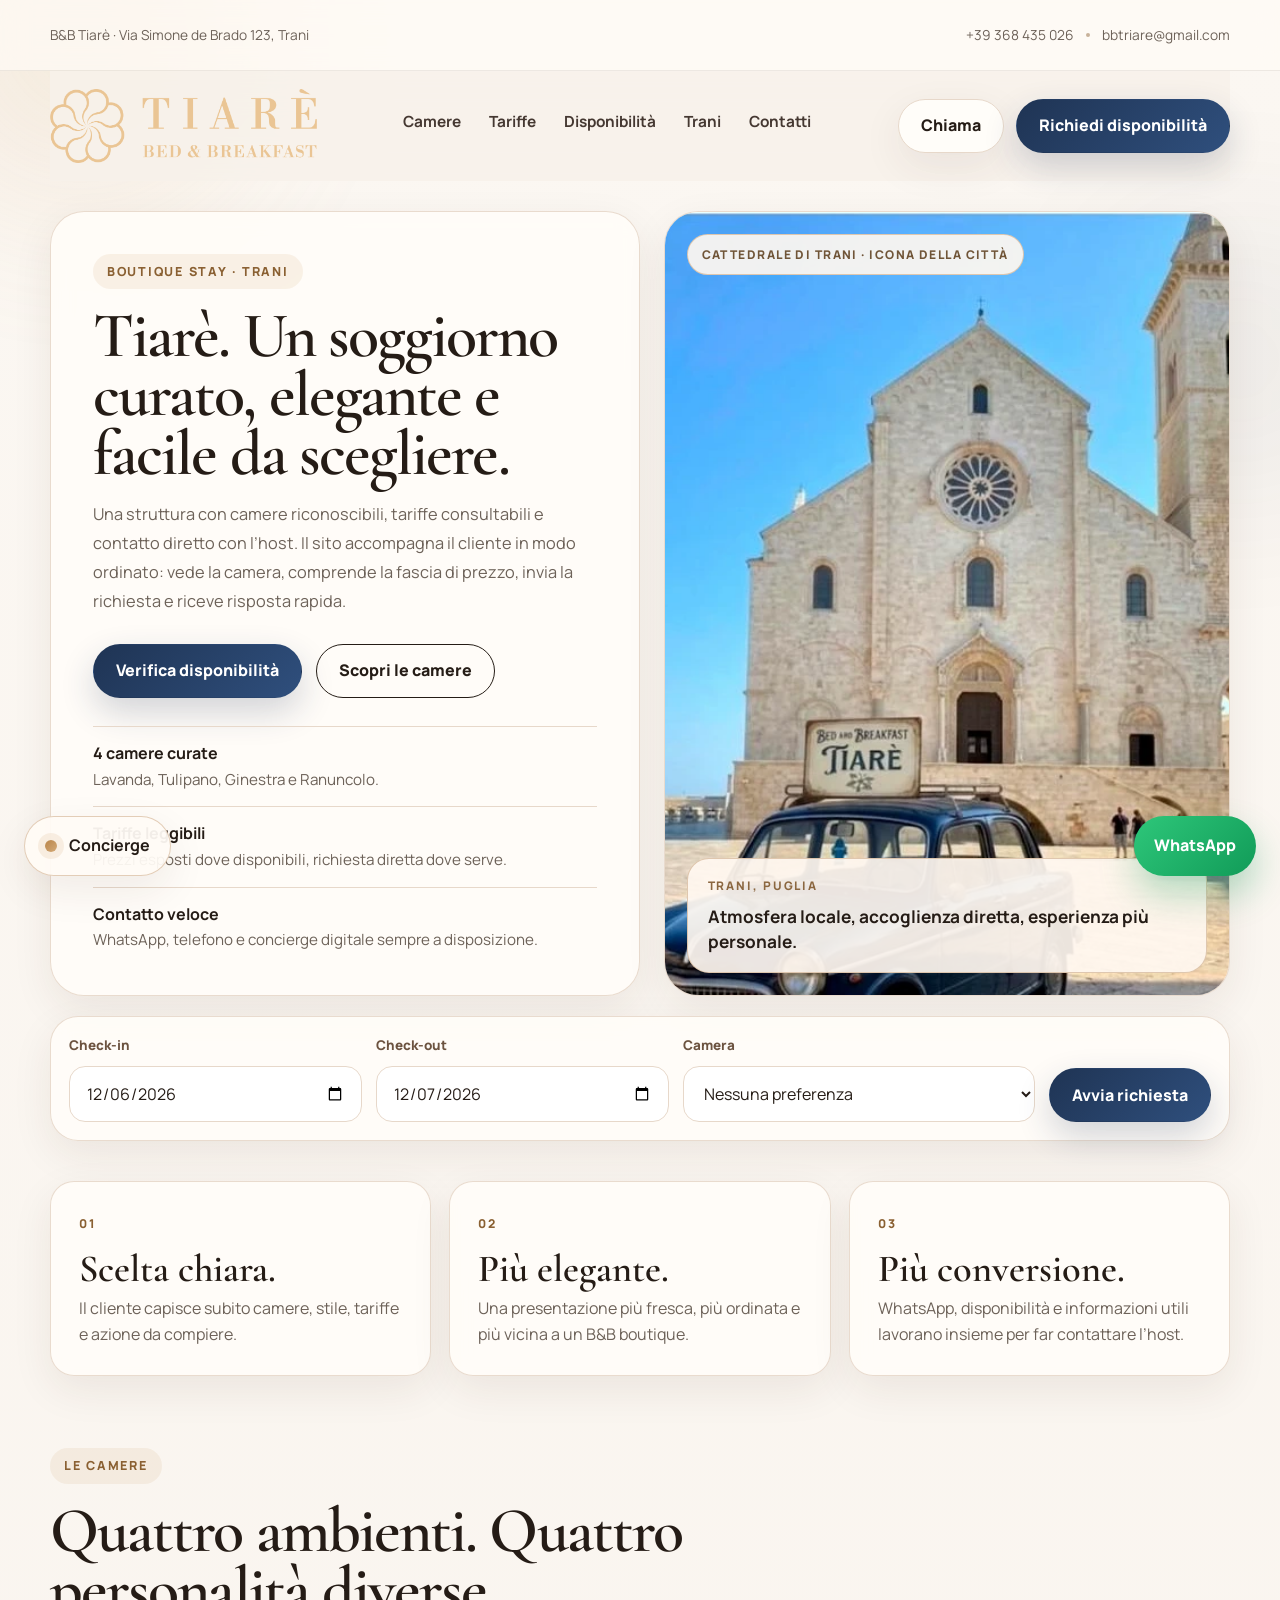
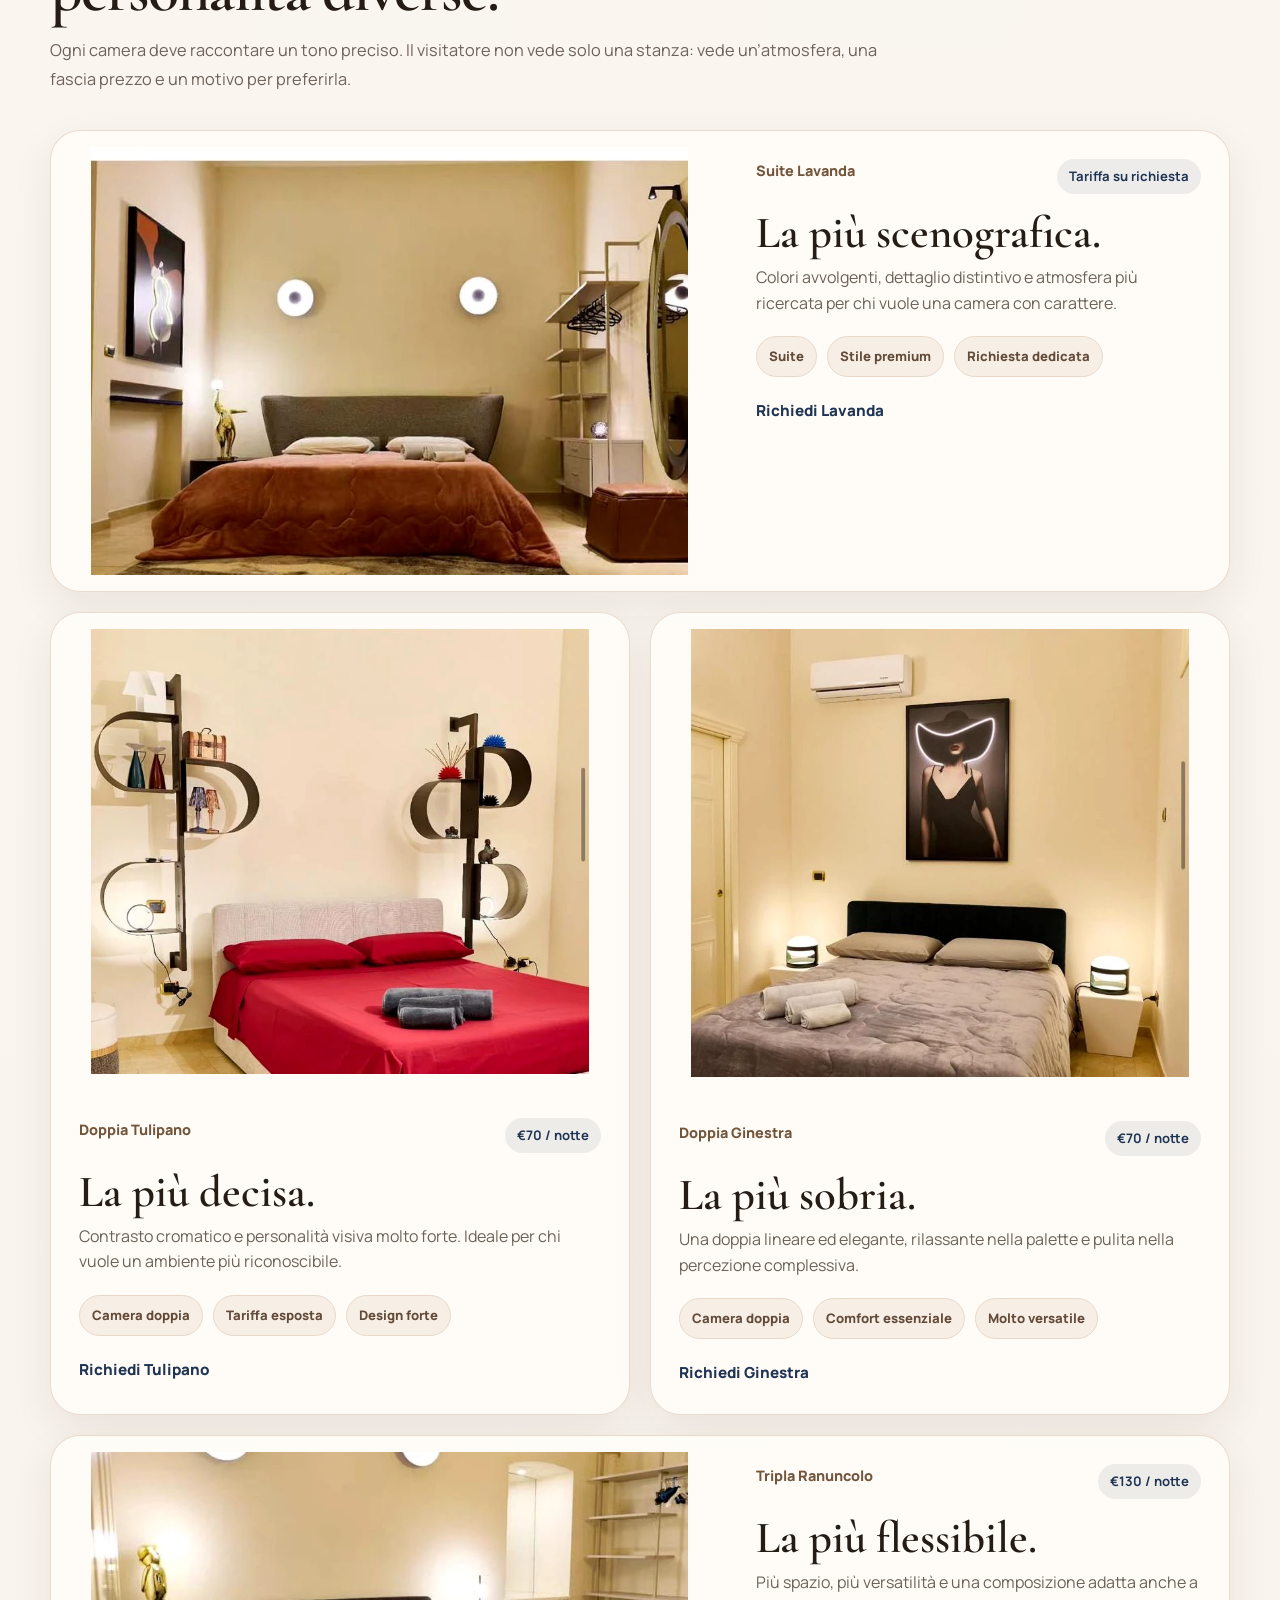
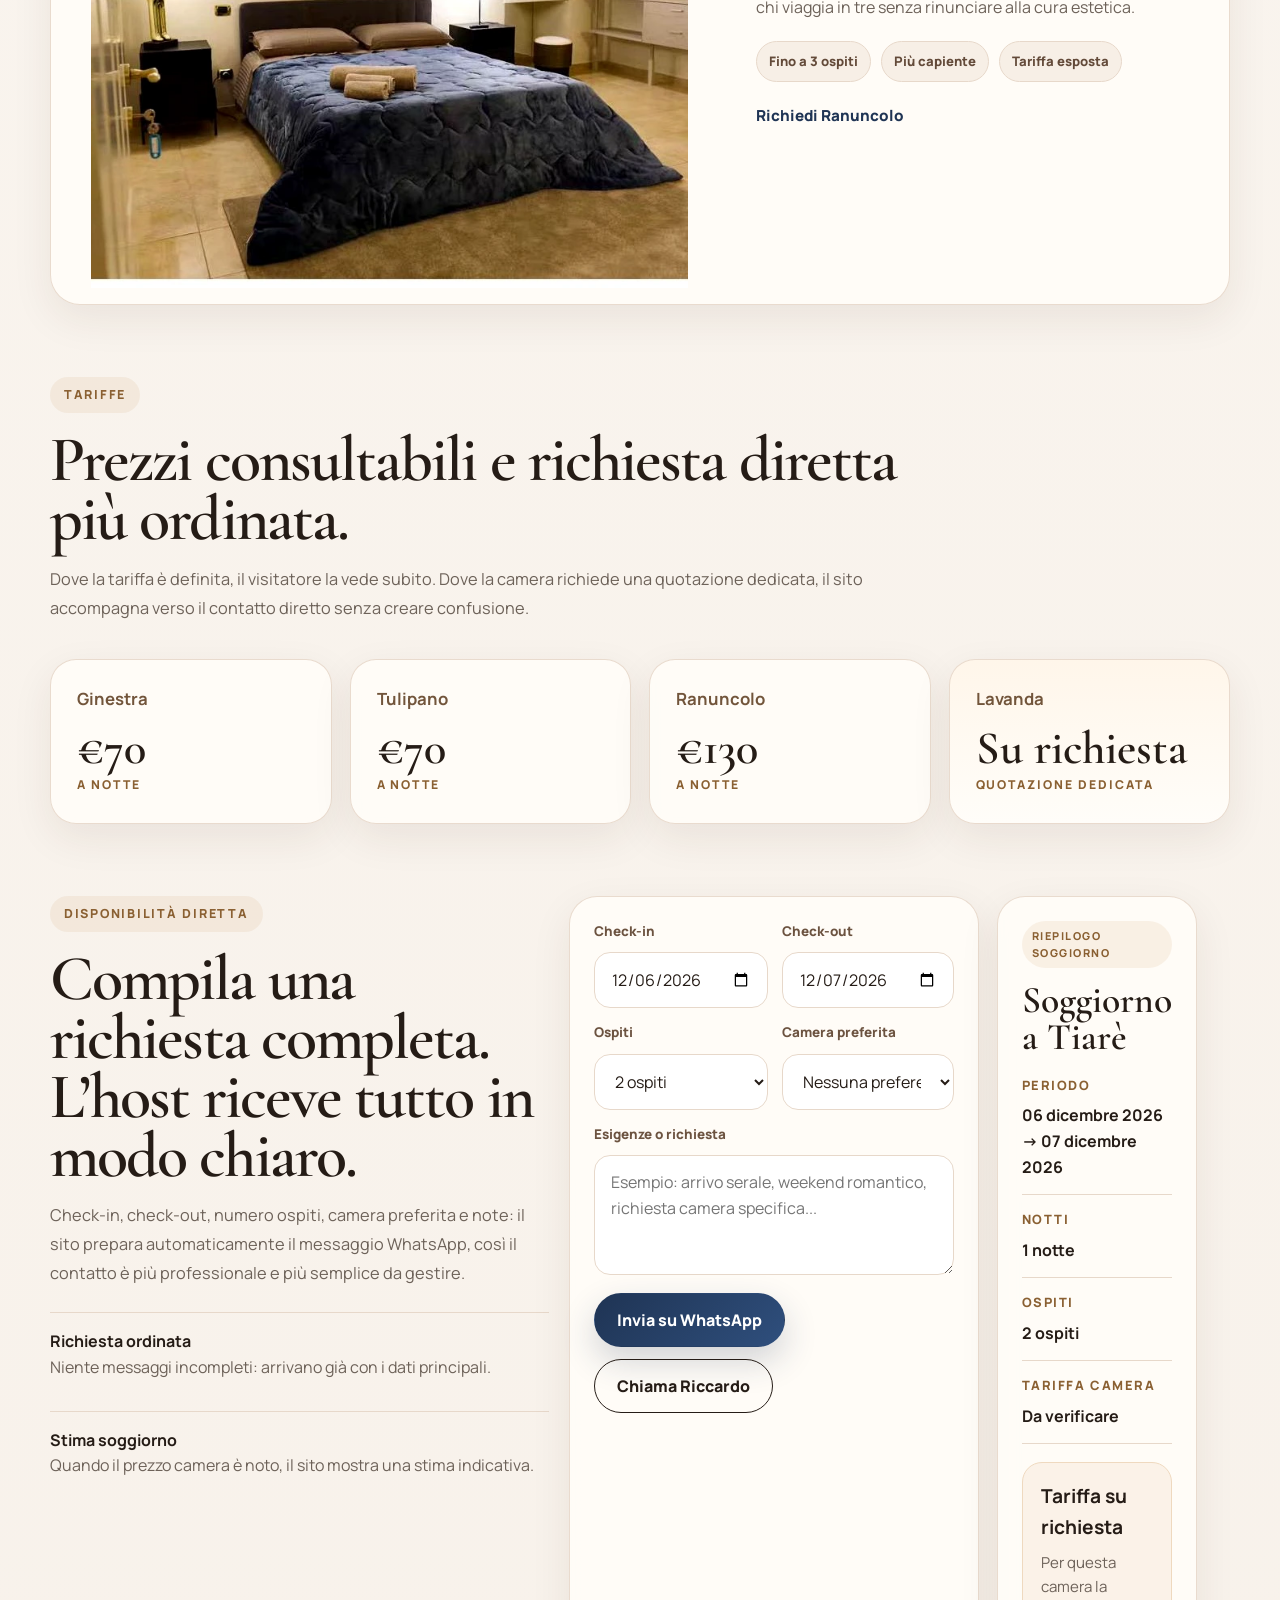
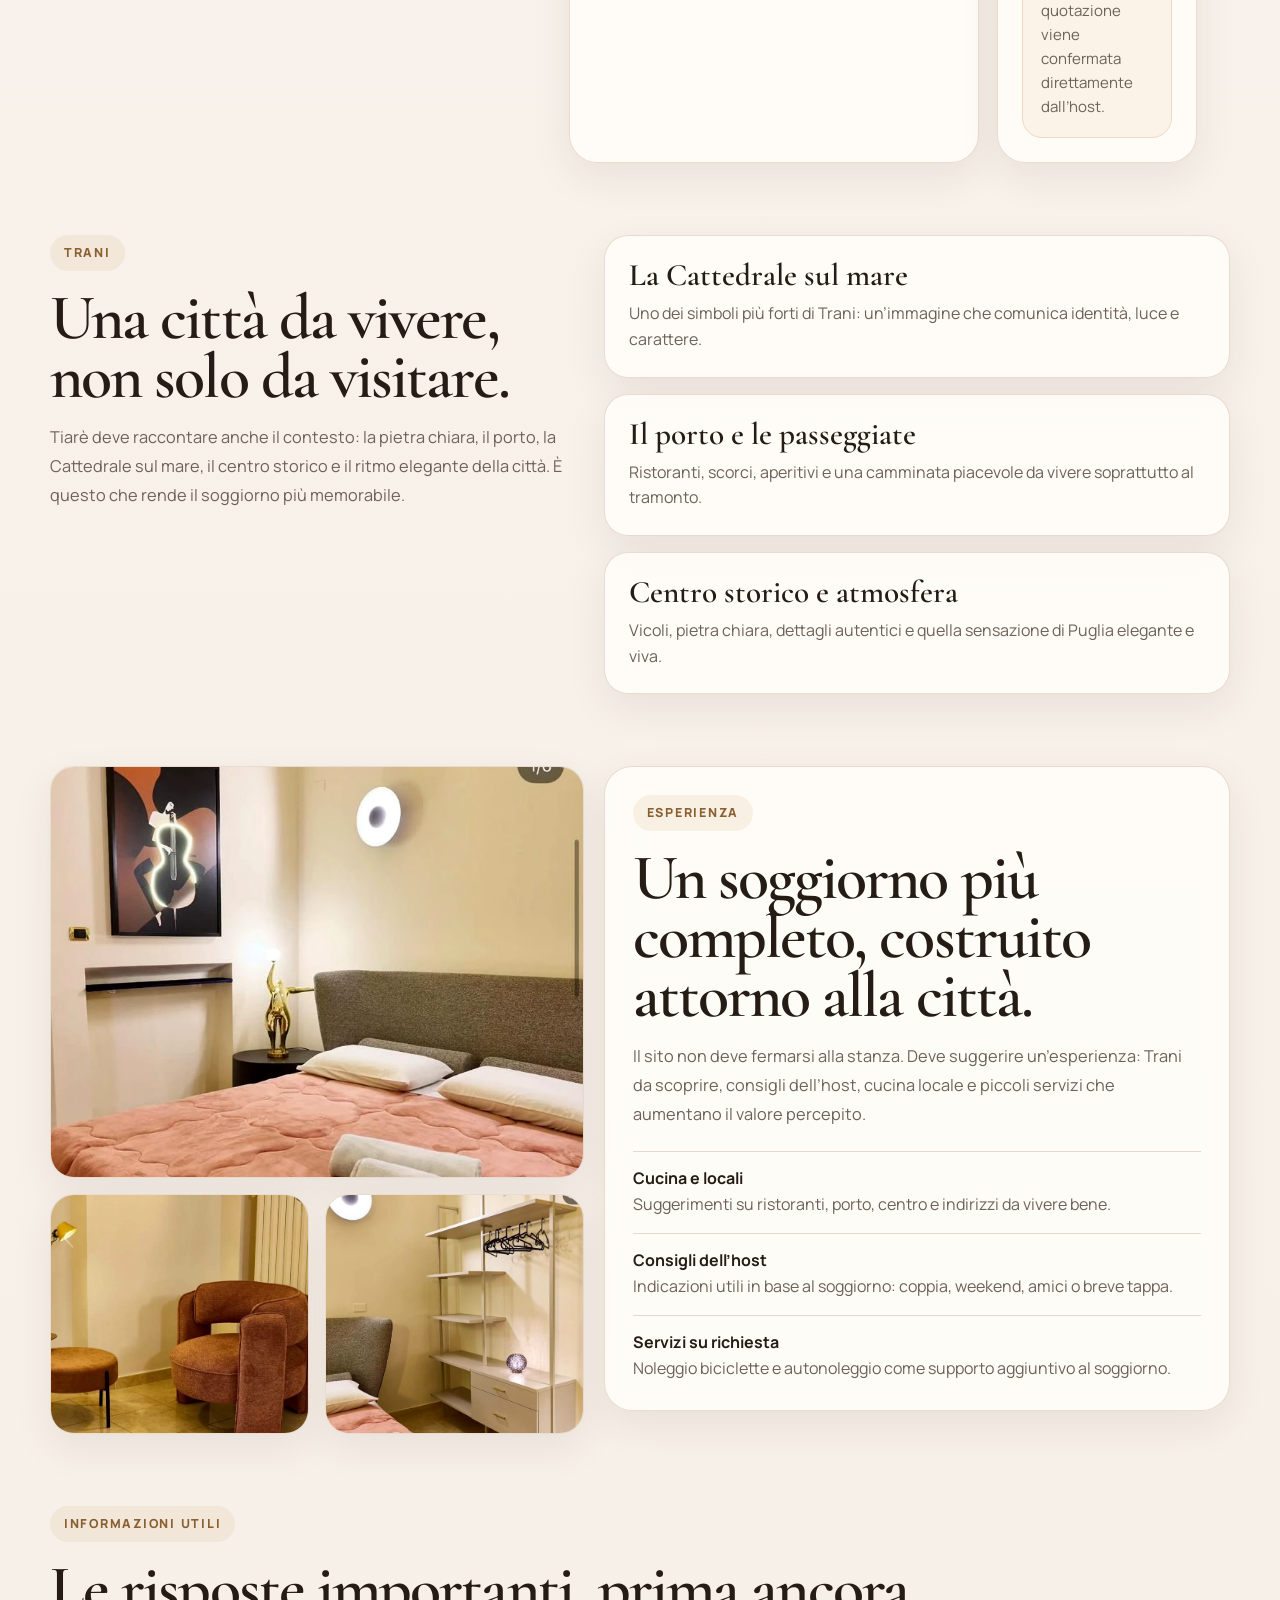
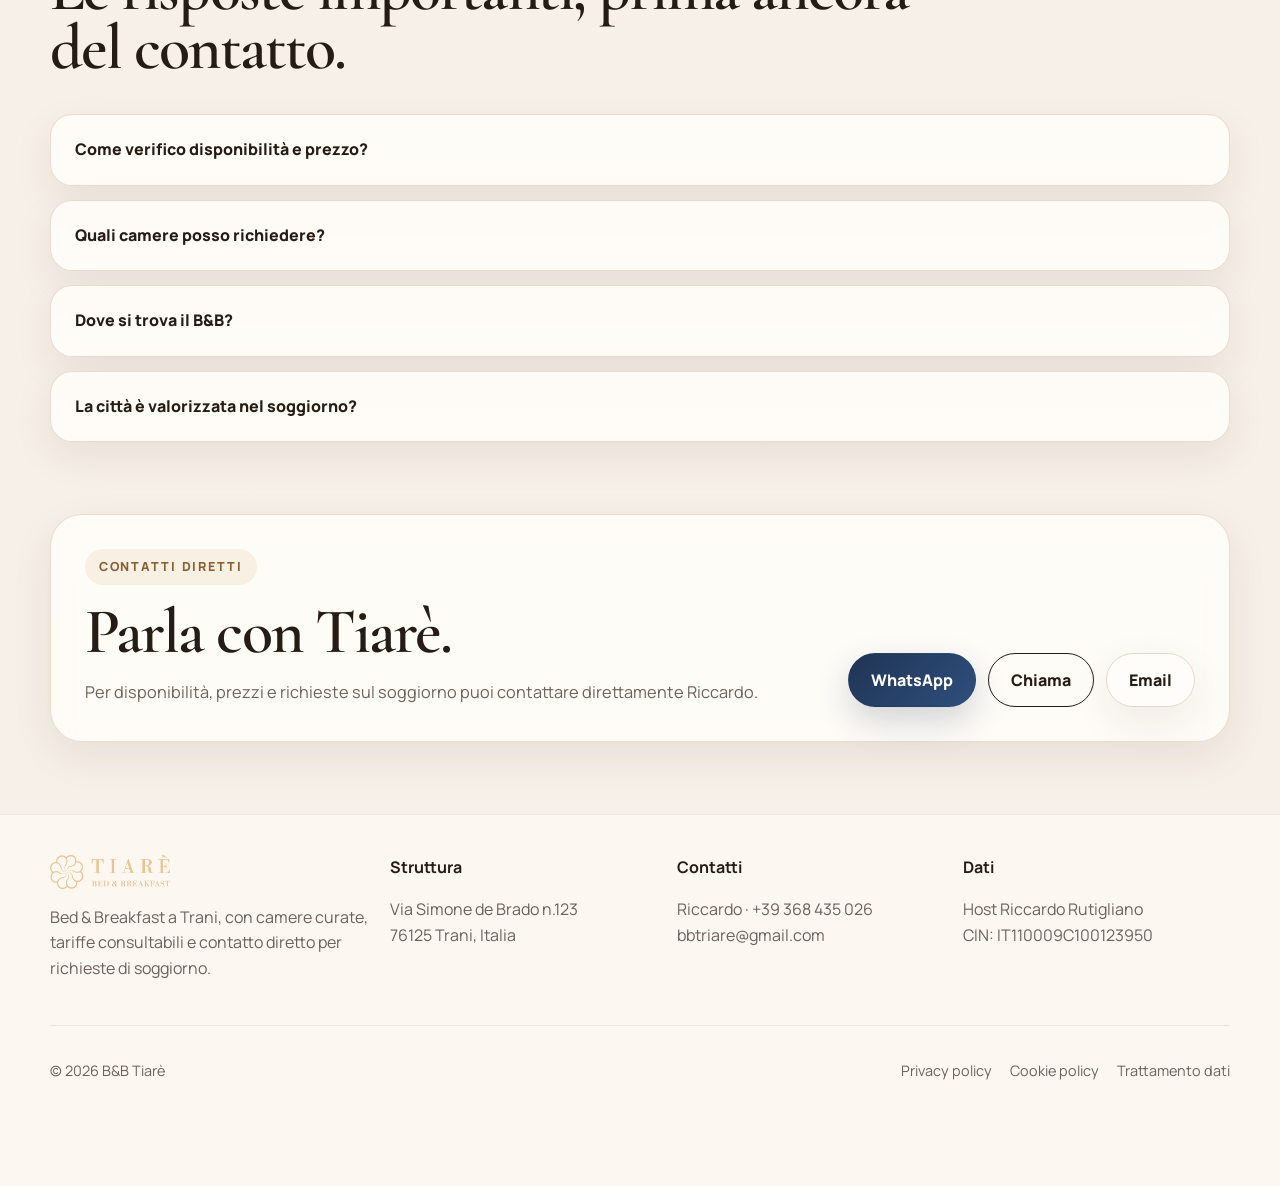
<file: tiare_premium_demo_2_update 6/index.html>
<!doctype html>
<html lang="it">
<head>
  <meta charset="utf-8" />
  <meta name="viewport" content="width=device-width, initial-scale=1" />
  <title>B&B Tiarè Trani | Camere, tariffe e richiesta disponibilità</title>
  <meta name="description" content="B&B Tiarè a Trani: camere curate, tariffe chiare, richiesta disponibilità diretta, WhatsApp e concierge digitale per organizzare il soggiorno." />
  <meta name="theme-color" content="#f7f1ea" />
  <meta property="og:title" content="B&B Tiarè Trani | Ospitalità curata nel cuore della Puglia" />
  <meta property="og:description" content="Scopri le camere, consulta le tariffe e richiedi disponibilità direttamente all'host." />
  <meta property="og:type" content="website" />
  <meta property="og:image" content="assets/hero-trani-auto-clean.webp" />
  <link rel="preconnect" href="https://fonts.googleapis.com" />
  <link rel="preconnect" href="https://fonts.gstatic.com" crossorigin />
  <link href="https://fonts.googleapis.com/css2?family=Cormorant+Garamond:wght@400;500;600;700&family=Manrope:wght@400;500;600;700;800&display=swap" rel="stylesheet" />
  <link rel="stylesheet" href="assets/style.css" />
</head>
<body>
  <div class="page-ambient page-ambient-a" aria-hidden="true"></div>
  <div class="page-ambient page-ambient-b" aria-hidden="true"></div>

  <div class="topbar">
    <div class="shell topbar-inner">
      <p>B&B Tiarè · Via Simone de Brado 123, Trani</p>
      <div class="topbar-links">
        <a href="tel:+39368435026">+39 368 435 026</a>
        <span></span>
        <a href="mailto:bbtriare@gmail.com">bbtriare@gmail.com</a>
      </div>
    </div>
  </div>

  <header class="site-header shell" id="top">
    <a class="brand" href="#top" aria-label="B&B Tiarè">
      <img src="assets/logo_tiare.png" alt="Logo Tiarè Bed & Breakfast" />
    </a>

    <nav class="desktop-nav" aria-label="Navigazione principale">
      <a href="#camere">Camere</a>
      <a href="#tariffe">Tariffe</a>
      <a href="#disponibilita">Disponibilità</a>
      <a href="#trani">Trani</a>
      <a href="#contatti">Contatti</a>
    </nav>

    <div class="header-actions">
      <a class="btn btn-soft" href="tel:+39368435026">Chiama</a>
      <a class="btn btn-primary" href="#disponibilita">Richiedi disponibilità</a>
    </div>

    <button class="menu-toggle" type="button" aria-controls="mobile-menu" aria-expanded="false" aria-label="Apri il menu">
      <span></span>
      <span></span>
    </button>
  </header>

  <aside class="mobile-menu" id="mobile-menu" aria-hidden="true">
    <nav aria-label="Navigazione mobile">
      <a href="#camere">Camere</a>
      <a href="#tariffe">Tariffe</a>
      <a href="#disponibilita">Disponibilità</a>
      <a href="#trani">Trani</a>
      <a href="#contatti">Contatti</a>
    </nav>
    <div class="mobile-actions">
      <a class="btn btn-primary" href="#disponibilita">Verifica disponibilità</a>
      <a class="btn btn-soft" href="https://wa.me/39368435026?text=Buongiorno%2C%20vorrei%20ricevere%20informazioni%20sul%20B%26B%20Tiar%C3%A8." target="_blank" rel="noopener">WhatsApp</a>
    </div>
  </aside>

  <main>
    <section class="hero shell" aria-label="B&B Tiarè a Trani">
      <div class="hero-grid reveal">
        <div class="hero-copy">
          <span class="eyebrow">Boutique stay · Trani</span>
          <h1>Tiarè. Un soggiorno curato, elegante e facile da scegliere.</h1>
          <p>
            Una struttura con camere riconoscibili, tariffe consultabili e contatto diretto con l’host.
            Il sito accompagna il cliente in modo ordinato: vede la camera, comprende la fascia di prezzo,
            invia la richiesta e riceve risposta rapida.
          </p>

          <div class="hero-actions">
            <a class="btn btn-primary" href="#disponibilita">Verifica disponibilità</a>
            <a class="btn btn-outline" href="#camere">Scopri le camere</a>
          </div>

          <div class="hero-bullets" aria-label="Punti di forza">
            <article>
              <strong>4 camere curate</strong>
              <span>Lavanda, Tulipano, Ginestra e Ranuncolo.</span>
            </article>
            <article>
              <strong>Tariffe leggibili</strong>
              <span>Prezzi esposti dove disponibili, richiesta diretta dove serve.</span>
            </article>
            <article>
              <strong>Contatto veloce</strong>
              <span>WhatsApp, telefono e concierge digitale sempre a disposizione.</span>
            </article>
          </div>
        </div>

        <div class="hero-visual">
          <img src="assets/hero-trani-auto-clean.webp" alt="Auto Tiarè davanti alla Cattedrale di Trani" fetchpriority="high" />
          <div class="hero-chip hero-chip-top">Cattedrale di Trani · icona della città</div>
          <div class="hero-caption">
            <span>Trani, Puglia</span>
            <strong>Atmosfera locale, accoglienza diretta, esperienza più personale.</strong>
          </div>
        </div>
      </div>

      <form class="hero-booking reveal delay-1" id="hero-booking-form" aria-label="Richiesta rapida disponibilità">
        <div class="mini-field">
          <label for="quick-checkin">Check-in</label>
          <input type="date" id="quick-checkin" name="quick-checkin" required />
        </div>
        <div class="mini-field">
          <label for="quick-checkout">Check-out</label>
          <input type="date" id="quick-checkout" name="quick-checkout" required />
        </div>
        <div class="mini-field">
          <label for="quick-room">Camera</label>
          <select id="quick-room" name="quick-room">
            <option value="Nessuna preferenza">Nessuna preferenza</option>
            <option value="Suite Lavanda">Suite Lavanda</option>
            <option value="Doppia Tulipano">Doppia Tulipano</option>
            <option value="Doppia Ginestra">Doppia Ginestra</option>
            <option value="Tripla Ranuncolo">Tripla Ranuncolo</option>
          </select>
        </div>
        <button class="btn btn-primary" type="submit">Avvia richiesta</button>
      </form>
    </section>

    <section class="highlights shell reveal">
      <article class="highlight-card">
        <span>01</span>
        <h2>Scelta chiara.</h2>
        <p>Il cliente capisce subito camere, stile, tariffe e azione da compiere.</p>
      </article>
      <article class="highlight-card">
        <span>02</span>
        <h2>Più elegante.</h2>
        <p>Una presentazione più fresca, più ordinata e più vicina a un B&B boutique.</p>
      </article>
      <article class="highlight-card">
        <span>03</span>
        <h2>Più conversione.</h2>
        <p>WhatsApp, disponibilità e informazioni utili lavorano insieme per far contattare l’host.</p>
      </article>
    </section>

    <section class="rooms shell" id="camere" aria-label="Camere del B&B Tiarè">
      <div class="section-head reveal">
        <span class="eyebrow">Le camere</span>
        <h2>Quattro ambienti. Quattro personalità diverse.</h2>
        <p>
          Ogni camera deve raccontare un tono preciso. Il visitatore non vede solo una stanza: vede un’atmosfera,
          una fascia prezzo e un motivo per preferirla.
        </p>
      </div>

      <div class="rooms-grid">
        <article class="room-card featured reveal" data-room-card="Suite Lavanda" data-price="">
          <figure>
            <img src="assets/room-lavanda.webp" alt="Suite Lavanda del B&B Tiarè" loading="lazy" />
          </figure>
          <div class="room-body">
            <div class="room-topline">
              <span>Suite Lavanda</span>
              <strong>Tariffa su richiesta</strong>
            </div>
            <h3>La più scenografica.</h3>
            <p>Colori avvolgenti, dettaglio distintivo e atmosfera più ricercata per chi vuole una camera con carattere.</p>
            <ul class="room-tags">
              <li>Suite</li>
              <li>Stile premium</li>
              <li>Richiesta dedicata</li>
            </ul>
            <button class="text-link room-select" data-room="Suite Lavanda" type="button">Richiedi Lavanda</button>
          </div>
        </article>

        <article class="room-card reveal delay-1" data-room-card="Doppia Tulipano" data-price="70">
          <figure>
            <img src="assets/room-tulipano.webp" alt="Camera Tulipano del B&B Tiarè" loading="lazy" />
          </figure>
          <div class="room-body">
            <div class="room-topline">
              <span>Doppia Tulipano</span>
              <strong>€70 / notte</strong>
            </div>
            <h3>La più decisa.</h3>
            <p>Contrasto cromatico e personalità visiva molto forte. Ideale per chi vuole un ambiente più riconoscibile.</p>
            <ul class="room-tags">
              <li>Camera doppia</li>
              <li>Tariffa esposta</li>
              <li>Design forte</li>
            </ul>
            <button class="text-link room-select" data-room="Doppia Tulipano" type="button">Richiedi Tulipano</button>
          </div>
        </article>

        <article class="room-card reveal" data-room-card="Doppia Ginestra" data-price="70">
          <figure>
            <img src="assets/room-ginestra.webp" alt="Camera Ginestra del B&B Tiarè" loading="lazy" />
          </figure>
          <div class="room-body">
            <div class="room-topline">
              <span>Doppia Ginestra</span>
              <strong>€70 / notte</strong>
            </div>
            <h3>La più sobria.</h3>
            <p>Una doppia lineare ed elegante, rilassante nella palette e pulita nella percezione complessiva.</p>
            <ul class="room-tags">
              <li>Camera doppia</li>
              <li>Comfort essenziale</li>
              <li>Molto versatile</li>
            </ul>
            <button class="text-link room-select" data-room="Doppia Ginestra" type="button">Richiedi Ginestra</button>
          </div>
        </article>

        <article class="room-card wide reveal delay-1" data-room-card="Tripla Ranuncolo" data-price="130">
          <figure>
            <img src="assets/room-ranuncolo.webp" alt="Camera Ranuncolo del B&B Tiarè" loading="lazy" />
          </figure>
          <div class="room-body">
            <div class="room-topline">
              <span>Tripla Ranuncolo</span>
              <strong>€130 / notte</strong>
            </div>
            <h3>La più flessibile.</h3>
            <p>Più spazio, più versatilità e una composizione adatta anche a chi viaggia in tre senza rinunciare alla cura estetica.</p>
            <ul class="room-tags">
              <li>Fino a 3 ospiti</li>
              <li>Più capiente</li>
              <li>Tariffa esposta</li>
            </ul>
            <button class="text-link room-select" data-room="Tripla Ranuncolo" type="button">Richiedi Ranuncolo</button>
          </div>
        </article>
      </div>
    </section>

    <section class="rates shell" id="tariffe" aria-label="Tariffe">
      <div class="section-head reveal">
        <span class="eyebrow">Tariffe</span>
        <h2>Prezzi consultabili e richiesta diretta più ordinata.</h2>
        <p>
          Dove la tariffa è definita, il visitatore la vede subito. Dove la camera richiede una quotazione dedicata,
          il sito accompagna verso il contatto diretto senza creare confusione.
        </p>
      </div>

      <div class="rate-grid reveal delay-1">
        <article class="rate-card">
          <h3>Ginestra</h3>
          <strong>€70</strong>
          <span>a notte</span>
        </article>
        <article class="rate-card">
          <h3>Tulipano</h3>
          <strong>€70</strong>
          <span>a notte</span>
        </article>
        <article class="rate-card">
          <h3>Ranuncolo</h3>
          <strong>€130</strong>
          <span>a notte</span>
        </article>
        <article class="rate-card accent">
          <h3>Lavanda</h3>
          <strong>Su richiesta</strong>
          <span>quotazione dedicata</span>
        </article>
      </div>
    </section>

    <section class="availability shell" id="disponibilita" aria-label="Verifica disponibilità">
      <div class="availability-grid">
        <div class="availability-intro reveal">
          <span class="eyebrow">Disponibilità diretta</span>
          <h2>Compila una richiesta completa. L’host riceve tutto in modo chiaro.</h2>
          <p>
            Check-in, check-out, numero ospiti, camera preferita e note: il sito prepara automaticamente il messaggio
            WhatsApp, così il contatto è più professionale e più semplice da gestire.
          </p>

          <div class="availability-notes">
            <article>
              <strong>Richiesta ordinata</strong>
              <span>Niente messaggi incompleti: arrivano già con i dati principali.</span>
            </article>
            <article>
              <strong>Stima soggiorno</strong>
              <span>Quando il prezzo camera è noto, il sito mostra una stima indicativa.</span>
            </article>
          </div>
        </div>

        <div class="booking-box reveal delay-1">
          <form class="booking-card" id="availability-form">
            <div class="field-grid">
              <label class="field">
                <span>Check-in</span>
                <input type="date" id="checkin" name="checkin" required />
              </label>

              <label class="field">
                <span>Check-out</span>
                <input type="date" id="checkout" name="checkout" required />
              </label>

              <label class="field">
                <span>Ospiti</span>
                <select id="guests" name="guests">
                  <option value="1 ospite">1 ospite</option>
                  <option value="2 ospiti" selected>2 ospiti</option>
                  <option value="3 ospiti">3 ospiti</option>
                </select>
              </label>

              <label class="field">
                <span>Camera preferita</span>
                <select id="room" name="room">
                  <option value="Nessuna preferenza">Nessuna preferenza</option>
                  <option value="Suite Lavanda">Suite Lavanda</option>
                  <option value="Doppia Tulipano">Doppia Tulipano</option>
                  <option value="Doppia Ginestra">Doppia Ginestra</option>
                  <option value="Tripla Ranuncolo">Tripla Ranuncolo</option>
                </select>
              </label>
            </div>

            <label class="field field-full">
              <span>Esigenze o richiesta</span>
              <textarea id="notes" name="notes" rows="3" placeholder="Esempio: arrivo serale, weekend romantico, richiesta camera specifica..."></textarea>
            </label>

            <div class="booking-actions">
              <button class="btn btn-primary" type="submit">Invia su WhatsApp</button>
              <a class="btn btn-outline" href="tel:+39368435026">Chiama Riccardo</a>
            </div>
          </form>

          <aside class="booking-summary">
            <span class="eyebrow small">Riepilogo soggiorno</span>
            <h3 id="summary-room-title">Soggiorno a Tiarè</h3>
            <dl>
              <div>
                <dt>Periodo</dt>
                <dd id="summary-dates">Seleziona le date</dd>
              </div>
              <div>
                <dt>Notti</dt>
                <dd id="summary-nights">—</dd>
              </div>
              <div>
                <dt>Ospiti</dt>
                <dd id="summary-guests">2 ospiti</dd>
              </div>
              <div>
                <dt>Tariffa camera</dt>
                <dd id="summary-rate">Da verificare</dd>
              </div>
            </dl>
            <div class="estimate-box">
              <strong id="summary-estimate">Richiedi disponibilità</strong>
              <p id="summary-estimate-note">Il prezzo finale viene confermato dall’host in base a date, camera e richiesta.</p>
            </div>
          </aside>
        </div>
      </div>
    </section>

    <section class="trani-story shell" id="trani" aria-label="Storia e atmosfera di Trani">
      <div class="story-grid">
        <div class="section-head reveal">
          <span class="eyebrow">Trani</span>
          <h2>Una città da vivere, non solo da visitare.</h2>
          <p>
            Tiarè deve raccontare anche il contesto: la pietra chiara, il porto, la Cattedrale sul mare,
            il centro storico e il ritmo elegante della città. È questo che rende il soggiorno più memorabile.
          </p>
        </div>

        <div class="story-cards reveal delay-1">
          <article>
            <strong>La Cattedrale sul mare</strong>
            <p>Uno dei simboli più forti di Trani: un’immagine che comunica identità, luce e carattere.</p>
          </article>
          <article>
            <strong>Il porto e le passeggiate</strong>
            <p>Ristoranti, scorci, aperitivi e una camminata piacevole da vivere soprattutto al tramonto.</p>
          </article>
          <article>
            <strong>Centro storico e atmosfera</strong>
            <p>Vicoli, pietra chiara, dettagli autentici e quella sensazione di Puglia elegante e viva.</p>
          </article>
        </div>
      </div>
    </section>

    <section class="experience shell" aria-label="Esperienza Tiarè">
      <div class="experience-grid">
        <div class="editorial-gallery reveal">
          <figure class="gallery-main">
            <img src="assets/detail-lavanda-bed.webp" alt="Dettaglio letto camera Lavanda" loading="lazy" />
          </figure>
          <figure>
            <img src="assets/detail-lavanda-chair.webp" alt="Dettaglio poltrona camera Lavanda" loading="lazy" />
          </figure>
          <figure>
            <img src="assets/detail-lavanda-wardrobe.webp" alt="Dettaglio armadio camera Lavanda" loading="lazy" />
          </figure>
        </div>

        <div class="experience-copy reveal delay-1">
          <span class="eyebrow">Esperienza</span>
          <h2>Un soggiorno più completo, costruito attorno alla città.</h2>
          <p>
            Il sito non deve fermarsi alla stanza. Deve suggerire un’esperienza: Trani da scoprire,
            consigli dell’host, cucina locale e piccoli servizi che aumentano il valore percepito.
          </p>

          <div class="experience-points">
            <article>
              <strong>Cucina e locali</strong>
              <span>Suggerimenti su ristoranti, porto, centro e indirizzi da vivere bene.</span>
            </article>
            <article>
              <strong>Consigli dell’host</strong>
              <span>Indicazioni utili in base al soggiorno: coppia, weekend, amici o breve tappa.</span>
            </article>
            <article>
              <strong>Servizi su richiesta</strong>
              <span>Noleggio biciclette e autonoleggio come supporto aggiuntivo al soggiorno.</span>
            </article>
          </div>
        </div>
      </div>
    </section>

    <section class="faq shell" aria-label="Domande frequenti">
      <div class="section-head reveal">
        <span class="eyebrow">Informazioni utili</span>
        <h2>Le risposte importanti, prima ancora del contatto.</h2>
      </div>

      <div class="faq-list">
        <details class="faq-item reveal">
          <summary>Come verifico disponibilità e prezzo?</summary>
          <p>Compila il modulo disponibilità con date, ospiti e camera preferita. Il sito prepara il messaggio WhatsApp completo da inviare all’host.</p>
        </details>
        <details class="faq-item reveal delay-1">
          <summary>Quali camere posso richiedere?</summary>
          <p>Suite Lavanda, Doppia Tulipano, Doppia Ginestra e Tripla Ranuncolo. Puoi scegliere una preferenza oppure lasciare “nessuna preferenza”.</p>
        </details>
        <details class="faq-item reveal">
          <summary>Dove si trova il B&B?</summary>
          <p>In Via Simone de Brado n.123, 76125 Trani, Italia.</p>
        </details>
        <details class="faq-item reveal delay-1">
          <summary>La città è valorizzata nel soggiorno?</summary>
          <p>Sì. Il sito mette in evidenza la relazione con Trani: Cattedrale, porto, centro storico e consigli dell’host.</p>
        </details>
      </div>
    </section>

    <section class="contact shell" id="contatti" aria-label="Contatti B&B Tiarè">
      <div class="contact-card reveal">
        <div>
          <span class="eyebrow">Contatti diretti</span>
          <h2>Parla con Tiarè.</h2>
          <p>Per disponibilità, prezzi e richieste sul soggiorno puoi contattare direttamente Riccardo.</p>
        </div>

        <div class="contact-actions">
          <a class="btn btn-primary" href="https://wa.me/39368435026?text=Buongiorno%2C%20vorrei%20ricevere%20informazioni%20sul%20B%26B%20Tiar%C3%A8." target="_blank" rel="noopener">WhatsApp</a>
          <a class="btn btn-outline" href="tel:+39368435026">Chiama</a>
          <a class="btn btn-soft" href="mailto:bbtriare@gmail.com">Email</a>
        </div>
      </div>
    </section>
  </main>

  <footer class="site-footer">
    <div class="shell footer-grid">
      <div class="footer-brand">
        <img src="assets/logo_tiare.png" alt="Tiarè Bed & Breakfast" />
        <p>Bed & Breakfast a Trani, con camere curate, tariffe consultabili e contatto diretto per richieste di soggiorno.</p>
      </div>

      <div>
        <h3>Struttura</h3>
        <p>Via Simone de Brado n.123<br />76125 Trani, Italia</p>
      </div>

      <div>
        <h3>Contatti</h3>
        <p><a href="tel:+39368435026">Riccardo · +39 368 435 026</a><br /><a href="mailto:bbtriare@gmail.com">bbtriare@gmail.com</a></p>
      </div>

      <div>
        <h3>Dati</h3>
        <p>Host Riccardo Rutigliano<br />CIN: IT110009C100123950</p>
      </div>
    </div>

    <div class="shell footer-bottom">
      <p>© 2026 B&B Tiarè</p>
      <div class="footer-links">
        <a href="#">Privacy policy</a>
        <a href="#">Cookie policy</a>
        <a href="#">Trattamento dati</a>
      </div>
    </div>
  </footer>

  <a class="whatsapp-float" href="https://wa.me/39368435026?text=Buongiorno%2C%20vorrei%20ricevere%20informazioni%20sul%20B%26B%20Tiar%C3%A8." target="_blank" rel="noopener" aria-label="Contatta Tiarè su WhatsApp">
    <span>WhatsApp</span>
  </a>

  <button class="chat-launcher" id="chat-launcher" type="button" aria-label="Apri il concierge Tiarè">
    <i aria-hidden="true"></i>
    <strong>Concierge</strong>
  </button>

  <aside class="chat-panel" id="chat-panel" aria-hidden="true" aria-label="Concierge digitale Tiarè">
    <header class="chat-header">
      <div>
        <span class="eyebrow small">Concierge Tiarè</span>
        <h3>Come posso aiutarti?</h3>
      </div>
      <button id="chat-close" type="button" aria-label="Chiudi la chat">×</button>
    </header>

    <div class="chat-messages" id="chat-messages">
      <div class="message bot">
        Ciao. Posso aiutarti con camere, tariffe, posizione, disponibilità e consigli su Trani.
      </div>
    </div>

    <div class="chat-chips">
      <button type="button" data-prompt="Vorrei verificare disponibilità">Disponibilità</button>
      <button type="button" data-prompt="Quali camere avete?">Camere</button>
      <button type="button" data-prompt="Quanto costano le camere?">Prezzi</button>
      <button type="button" data-prompt="Raccontami qualcosa di Trani">Trani</button>
    </div>

    <form class="chat-form" id="chat-form">
      <input id="chat-input" type="text" placeholder="Scrivi una domanda..." autocomplete="off" />
      <button type="submit" aria-label="Invia">Invia</button>
    </form>
  </aside>

  <div class="mobile-bottom-bar">
    <a href="#disponibilita">Disponibilità</a>
    <a href="https://wa.me/39368435026?text=Buongiorno%2C%20vorrei%20ricevere%20informazioni%20sul%20B%26B%20Tiar%C3%A8." target="_blank" rel="noopener">WhatsApp</a>
  </div>

  <script src="assets/script.js"></script>
</body>
</html>
</file>
<file: tiare_premium_demo_2_update 6/assets/style.css>
:root{
  --bg:#f7f1ea;
  --bg-2:#fffaf4;
  --card:#fffdf9;
  --ink:#251c16;
  --muted:#6d6259;
  --line:#e7d8ca;
  --line-strong:#dcc2a8;
  --gold:#b9854a;
  --gold-2:#d4aa78;
  --deep:#1f3454;
  --green:#1d8c62;
  --shadow:0 24px 80px rgba(66,43,21,.12);
  --shadow-soft:0 14px 40px rgba(66,43,21,.08);
  --radius-xl:34px;
  --radius-lg:24px;
  --radius-md:18px;
  --shell:min(1180px,calc(100vw - 32px));
  --display:'Cormorant Garamond',serif;
  --sans:'Manrope',system-ui,sans-serif;
}
*{box-sizing:border-box}
html{scroll-behavior:smooth}
body{margin:0;font-family:var(--sans);background:linear-gradient(180deg,#fbf7f2 0%,#f6efe7 100%);color:var(--ink);line-height:1.6;-webkit-font-smoothing:antialiased;text-rendering:optimizeLegibility}
a{color:inherit;text-decoration:none}
img{display:block;max-width:100%}
button,input,select,textarea{font:inherit}
button{cursor:pointer}
body.menu-open,body.chat-open{overflow:hidden}

.page-ambient{position:fixed;inset:auto;pointer-events:none;z-index:0;filter:blur(90px);opacity:.45}
.page-ambient-a{top:-120px;left:-80px;width:320px;height:320px;border-radius:50%;background:rgba(212,170,120,.38)}
.page-ambient-b{right:-100px;top:220px;width:280px;height:280px;border-radius:50%;background:rgba(29,52,84,.15)}

.shell{position:relative;z-index:1;width:var(--shell);margin:0 auto}
.topbar{border-bottom:1px solid rgba(37,28,22,.08);background:rgba(255,251,246,.72);backdrop-filter:blur(14px)}
.topbar-inner{display:flex;justify-content:space-between;gap:18px;align-items:center;padding:10px 0;font-size:.86rem;color:var(--muted)}
.topbar-links{display:flex;align-items:center;gap:12px;flex-wrap:wrap}
.topbar-links span{width:4px;height:4px;border-radius:50%;background:#c8b19a}

.site-header{position:sticky;top:0;z-index:30;display:flex;align-items:center;justify-content:space-between;gap:18px;padding:18px 0;background:rgba(247,241,234,.86);backdrop-filter:blur(18px)}
.brand img{height:74px;width:auto}
.desktop-nav{display:flex;align-items:center;gap:28px;font-size:.96rem;font-weight:700;color:#453831}
.desktop-nav a{position:relative;padding-bottom:6px}
.desktop-nav a::after{content:'';position:absolute;left:0;bottom:0;width:100%;height:2px;background:linear-gradient(90deg,var(--gold),transparent);transform:scaleX(0);transform-origin:left;transition:transform .22s ease}
.desktop-nav a:hover::after{transform:scaleX(1)}
.header-actions{display:flex;align-items:center;gap:12px}
.menu-toggle{display:none;width:48px;height:48px;border-radius:16px;border:1px solid var(--line);background:var(--card);padding:0;align-items:center;justify-content:center;gap:5px;flex-direction:column;box-shadow:var(--shadow-soft)}
.menu-toggle span{width:18px;height:2px;background:var(--ink);border-radius:99px}

.btn{min-height:54px;padding:0 22px;border-radius:999px;border:1px solid transparent;display:inline-flex;align-items:center;justify-content:center;gap:10px;font-weight:800;transition:transform .18s ease,box-shadow .18s ease,background .18s ease}
.btn:hover{transform:translateY(-1px)}
.btn-primary{color:white;background:linear-gradient(135deg,var(--deep),#2f4f7d);box-shadow:0 14px 34px rgba(31,52,84,.20)}
.btn-outline{border-color:var(--ink);background:transparent;color:var(--ink)}
.btn-soft{border-color:var(--line);background:var(--card);color:var(--ink);box-shadow:var(--shadow-soft)}

.hero{padding:30px 0 18px}
.hero-grid{display:grid;grid-template-columns:minmax(0,1.02fr) minmax(0,.98fr);gap:24px;align-items:stretch}
.hero-copy,.hero-visual,.hero-booking,.highlight-card,.room-card,.rate-card,.booking-card,.booking-summary,.story-cards article,.contact-card,.faq-item,.experience-copy,.gallery-main,.editorial-gallery figure{background:rgba(255,253,249,.88);border:1px solid rgba(231,216,202,.9);box-shadow:var(--shadow-soft);backdrop-filter:blur(10px)}
.hero-copy{border-radius:var(--radius-xl);padding:42px}
.eyebrow{display:inline-flex;padding:8px 14px;border-radius:999px;background:rgba(212,170,120,.14);color:#8a6032;font-weight:800;font-size:.78rem;letter-spacing:.14em;text-transform:uppercase}
.eyebrow.small{padding:6px 10px;font-size:.68rem}
.hero-copy h1,.section-head h2,.availability-intro h2,.experience-copy h2,.contact-card h2{margin:18px 0 16px;font-family:var(--display);font-size:clamp(3rem,5vw,5.4rem);line-height:.92;font-weight:600;letter-spacing:-.03em}
.hero-copy p,.section-head p,.availability-intro p,.experience-copy p,.contact-card p{margin:0;color:var(--muted);font-size:1.02rem;line-height:1.78}
.hero-actions{display:flex;gap:14px;flex-wrap:wrap;margin-top:28px}
.hero-bullets{margin-top:28px;display:grid;grid-template-columns:1fr;gap:14px}
.hero-bullets article{padding-top:14px;border-top:1px solid var(--line)}
.hero-bullets strong{display:block;font-size:1rem}
.hero-bullets span{color:var(--muted);font-size:.95rem}

.hero-visual{position:relative;overflow:hidden;border-radius:var(--radius-xl);min-height:620px}
.hero-visual img{width:100%;height:100%;object-fit:cover;object-position:center center}
.hero-chip{position:absolute;top:22px;left:22px;padding:10px 14px;border-radius:999px;background:rgba(255,248,240,.92);color:#705538;font-weight:800;font-size:.75rem;letter-spacing:.12em;text-transform:uppercase;border:1px solid rgba(220,194,168,.9)}
.hero-caption{position:absolute;left:22px;right:22px;bottom:22px;padding:18px 20px;border-radius:22px;background:rgba(255,248,240,.92);border:1px solid rgba(220,194,168,.9);color:var(--ink)}
.hero-caption span{display:block;color:#8b6740;font-size:.74rem;font-weight:900;letter-spacing:.16em;text-transform:uppercase}
.hero-caption strong{display:block;margin-top:8px;font-size:1.08rem;line-height:1.45}

.hero-booking{display:grid;grid-template-columns:1fr 1fr 1.2fr auto;gap:14px;align-items:end;margin-top:20px;padding:18px;border-radius:28px}
.mini-field,.field{display:grid;gap:10px}
.mini-field label,.field span{font-size:.84rem;font-weight:800;color:#6c5340}
.mini-field input,.mini-field select,.field input,.field select,.field textarea,.chat-form input{width:100%;min-height:56px;padding:0 16px;border:1px solid var(--line);border-radius:16px;background:white;color:var(--ink);outline:none;transition:border-color .2s ease,box-shadow .2s ease}
.field textarea{padding:14px 16px;resize:vertical;min-height:120px}
.mini-field input:focus,.mini-field select:focus,.field input:focus,.field select:focus,.field textarea:focus,.chat-form input:focus{border-color:var(--gold);box-shadow:0 0 0 4px rgba(212,170,120,.18)}

.highlights{display:grid;grid-template-columns:repeat(3,1fr);gap:18px;margin-top:22px}
.highlight-card{padding:28px;border-radius:var(--radius-lg)}
.highlight-card span,.rate-card span{display:inline-flex;color:#8a6032;font-size:.76rem;font-weight:900;letter-spacing:.16em;text-transform:uppercase}
.highlight-card h2{margin:14px 0 8px;font-family:var(--display);font-size:2.4rem;line-height:1;font-weight:600}
.highlight-card p{margin:0;color:var(--muted)}

.rooms,.rates,.availability,.trani-story,.experience,.faq,.contact{padding:72px 0 0}
.section-head{max-width:860px;margin-bottom:36px}
.rooms-grid{display:grid;grid-template-columns:repeat(12,1fr);gap:20px}
.room-card{grid-column:span 6;border-radius:30px;overflow:hidden}
.room-card.featured,.room-card.wide{grid-column:span 12;display:grid;grid-template-columns:1.15fr .85fr}
.room-card figure{min-height:320px}
.room-card img{width:100%;height:100%;object-fit:cover}
.room-body{padding:28px}
.room-topline{display:flex;justify-content:space-between;gap:18px;align-items:flex-start;flex-wrap:wrap;font-weight:800;font-size:.9rem;color:#72553b}
.room-topline strong{padding:7px 12px;border-radius:999px;background:rgba(31,52,84,.08);color:var(--deep);font-size:.82rem}
.room-body h3{margin:18px 0 10px;font-family:var(--display);font-size:2.8rem;line-height:.96;font-weight:600}
.room-body p{margin:0;color:var(--muted)}
.room-tags{display:flex;flex-wrap:wrap;gap:10px;margin:20px 0 0;padding:0;list-style:none}
.room-tags li{padding:9px 12px;border-radius:999px;background:#f7efe6;border:1px solid var(--line);font-size:.82rem;font-weight:800;color:#634a39}
.text-link{margin-top:22px;padding:0;border:0;background:transparent;color:var(--deep);font-weight:900;font-size:.95rem}

.rate-grid{display:grid;grid-template-columns:repeat(4,1fr);gap:18px}
.rate-card{padding:26px;border-radius:26px;text-align:left}
.rate-card h3{margin:0 0 12px;font-size:1.05rem;color:#72553b}
.rate-card strong{display:block;font-family:var(--display);font-size:2.9rem;line-height:1;font-weight:600}
.rate-card.accent{background:linear-gradient(180deg,#fff6ea,#fffdf9)}

.availability-grid{display:grid;grid-template-columns:.86fr 1.14fr;gap:20px;align-items:start}
.availability-notes{display:grid;gap:14px;margin-top:24px}
.availability-notes article{padding:16px 0;border-top:1px solid var(--line)}
.availability-notes strong{display:block;font-size:1rem}
.availability-notes span{color:var(--muted)}
.booking-box{display:grid;grid-template-columns:1fr .84fr;gap:18px}
.booking-card,.booking-summary{padding:24px;border-radius:28px}
.field-grid{display:grid;grid-template-columns:1fr 1fr;gap:14px}
.field-full{margin-top:14px}
.booking-actions{display:flex;gap:12px;flex-wrap:wrap;margin-top:18px}
.booking-summary h3{margin:14px 0 18px;font-family:var(--display);font-size:2.35rem;line-height:1;font-weight:600}
.booking-summary dl{margin:0;display:grid;gap:14px}
.booking-summary dl div{padding-bottom:14px;border-bottom:1px solid var(--line)}
.booking-summary dt{font-size:.8rem;font-weight:900;letter-spacing:.12em;text-transform:uppercase;color:#8a6032}
.booking-summary dd{margin:8px 0 0;font-weight:700;color:var(--ink)}
.estimate-box{margin-top:18px;padding:18px;border-radius:20px;background:#fbf2e8;border:1px solid #efd9bf}
.estimate-box strong{display:block;font-size:1.2rem}
.estimate-box p{margin:8px 0 0;color:var(--muted);font-size:.94rem}

.story-grid{display:grid;grid-template-columns:.92fr 1.08fr;gap:20px;align-items:start}
.story-cards{display:grid;gap:16px}
.story-cards article{padding:24px;border-radius:24px}
.story-cards strong{display:block;font-family:var(--display);font-size:1.95rem;line-height:1;font-weight:600}
.story-cards p{margin:10px 0 0;color:var(--muted)}

.experience-grid{display:grid;grid-template-columns:.92fr 1.08fr;gap:20px;align-items:start}
.editorial-gallery{display:grid;grid-template-columns:1fr 1fr;gap:16px;background:none;border:none;box-shadow:none}
.editorial-gallery figure{margin:0;border-radius:24px;overflow:hidden;min-height:240px}
.editorial-gallery figure img{width:100%;height:100%;object-fit:cover}
.gallery-main{grid-column:1/-1;min-height:400px}
.experience-copy{padding:28px;border-radius:28px}
.experience-points{display:grid;gap:16px;margin-top:22px}
.experience-points article{padding-top:14px;border-top:1px solid var(--line)}
.experience-points strong{display:block}
.experience-points span{color:var(--muted)}

.faq-list{display:grid;gap:14px}
.faq-item{padding:22px 24px;border-radius:22px}
.faq-item summary{cursor:pointer;font-weight:800;list-style:none}
.faq-item summary::-webkit-details-marker{display:none}
.faq-item p{margin:14px 0 0;color:var(--muted)}

.contact-card{padding:34px;border-radius:32px;display:flex;justify-content:space-between;align-items:flex-end;gap:22px}
.contact-actions{display:flex;flex-wrap:wrap;gap:12px}

.site-footer{margin-top:72px;padding:40px 0 90px;border-top:1px solid rgba(37,28,22,.08);background:rgba(255,251,246,.72)}
.footer-grid{display:grid;grid-template-columns:1.2fr 1fr 1fr 1fr;gap:20px}
.footer-brand img{width:120px;height:auto;margin-bottom:14px}
.footer-grid h3{margin:0 0 10px;font-size:1rem}
.footer-grid p,.footer-grid a{color:var(--muted)}
.footer-bottom{display:flex;justify-content:space-between;align-items:center;gap:18px;margin-top:28px;padding-top:18px;border-top:1px solid rgba(37,28,22,.08);font-size:.9rem;color:var(--muted)}
.footer-links{display:flex;gap:18px;flex-wrap:wrap}

.whatsapp-float{position:fixed;right:24px;bottom:24px;z-index:45;min-height:60px;padding:0 20px;border-radius:999px;background:linear-gradient(135deg,#2ec77a,#119b58);box-shadow:0 18px 36px rgba(17,155,88,.30);display:inline-flex;align-items:center;justify-content:center;color:white;font-weight:900}
.chat-launcher{position:fixed;left:24px;bottom:24px;z-index:45;min-height:60px;padding:0 20px;border-radius:999px;border:1px solid rgba(220,194,168,.8);display:inline-flex;align-items:center;gap:12px;background:rgba(255,251,246,.94);box-shadow:var(--shadow-soft);font-weight:900;color:var(--ink)}
.chat-launcher i{width:12px;height:12px;border-radius:50%;background:linear-gradient(135deg,var(--gold),var(--gold-2));box-shadow:0 0 0 7px rgba(212,170,120,.16)}
.chat-panel{position:fixed;left:24px;bottom:96px;z-index:46;width:min(420px,calc(100vw - 48px));max-height:min(650px,calc(100vh - 140px));border:1px solid rgba(220,194,168,.92);border-radius:28px;background:rgba(255,251,246,.98);box-shadow:var(--shadow);display:grid;grid-template-rows:auto 1fr auto auto;opacity:0;visibility:hidden;transform:translateY(18px);transition:opacity .25s ease,visibility .25s ease,transform .25s ease}
body.chat-open .chat-panel{opacity:1;visibility:visible;transform:translateY(0)}
.chat-header{display:flex;justify-content:space-between;gap:18px;padding:22px;border-bottom:1px solid var(--line)}
.chat-header h3{margin:10px 0 0;font-family:var(--display);font-size:2rem;line-height:1;font-weight:600}
.chat-header button{width:42px;height:42px;border-radius:50%;border:1px solid var(--line);background:white;color:var(--ink);font-size:1.5rem}
.chat-messages{padding:18px;display:grid;align-content:start;gap:12px;overflow:auto}
.message{max-width:88%;padding:14px 16px;border-radius:18px;font-size:.95rem;line-height:1.55}
.message.bot{background:#f5ebdf;color:var(--ink)}
.message.user{margin-left:auto;background:var(--deep);color:white}
.chat-chips{display:flex;flex-wrap:wrap;gap:10px;padding:0 18px 16px}
.chat-chips button{padding:10px 12px;border-radius:999px;border:1px solid var(--line);background:white;color:#5a4a3f;font-size:.82rem;font-weight:800}
.chat-form{display:grid;grid-template-columns:1fr auto;gap:10px;padding:18px;border-top:1px solid var(--line)}
.chat-form button{padding:0 18px;border:0;border-radius:16px;background:linear-gradient(135deg,var(--deep),#2f4f7d);color:white;font-weight:900}
.mobile-bottom-bar,.mobile-menu{display:none}
.mobile-menu{
  position:fixed;
  inset:0;
  z-index:40;
  background:rgba(247,241,234,.985);
  padding:120px 20px 24px;
  flex-direction:column;
  justify-content:space-between;
  opacity:0;
  visibility:hidden;
  pointer-events:none;
  transform:translateY(-8px);
  transition:opacity .24s ease,visibility .24s ease,transform .24s ease;
}
body.menu-open .mobile-menu{
  opacity:1;
  visibility:visible;
  pointer-events:auto;
  transform:translateY(0);
}
.mobile-menu nav{display:grid;gap:18px}
.mobile-menu nav a{font-family:var(--display);font-size:2.2rem;line-height:1}
.mobile-actions{display:grid;gap:12px}

.reveal{opacity:0;transform:translateY(16px);transition:opacity .55s ease,transform .55s ease}
.reveal.is-visible{opacity:1;transform:translateY(0)}
.reveal.delay-1{transition-delay:.08s}
.reveal.delay-2{transition-delay:.16s}

@media (max-width:1100px){
  .hero-grid,.availability-grid,.story-grid,.experience-grid{grid-template-columns:1fr}
  .highlights,.rate-grid{grid-template-columns:repeat(2,1fr)}
  .hero-booking{grid-template-columns:1fr 1fr}
  .hero-booking .btn{grid-column:span 2}
  .booking-box{grid-template-columns:1fr}
  .footer-grid{grid-template-columns:repeat(2,1fr)}
}

@media (max-width:860px){
  .topbar{display:none}
  .desktop-nav,.header-actions{display:none}
  .menu-toggle{display:flex}
  .mobile-menu{display:flex}
  .site-header{padding:12px 0}
  .brand img{height:62px}
  .hero{padding-top:16px}
  .hero-grid{gap:16px}
  .hero-copy{padding:26px}
  .hero-copy h1,.section-head h2,.availability-intro h2,.experience-copy h2,.contact-card h2{font-size:3.1rem}
  .hero-visual{min-height:440px}
  .hero-booking{grid-template-columns:1fr;padding:16px}
  .hero-booking .btn{grid-column:auto}
  .highlights,.rate-grid,.footer-grid{grid-template-columns:1fr}
  .rooms-grid{grid-template-columns:1fr;display:grid}
  .room-card,.room-card.featured,.room-card.wide{grid-column:auto;display:block}
  .field-grid{grid-template-columns:1fr}
  .contact-card{display:grid;align-items:start}
  .site-footer{padding-bottom:110px}
  .mobile-bottom-bar{position:fixed;left:12px;right:12px;bottom:12px;z-index:44;display:grid;grid-template-columns:1fr 1fr;gap:10px;padding:10px;background:rgba(255,251,246,.96);border:1px solid rgba(220,194,168,.86);border-radius:20px;box-shadow:var(--shadow-soft)}
  .mobile-bottom-bar a{min-height:52px;border-radius:14px;display:flex;align-items:center;justify-content:center;font-weight:900}
  .mobile-bottom-bar a:first-child{background:#f4ebdf;color:var(--ink)}
  .mobile-bottom-bar a:last-child{background:linear-gradient(135deg,#2ec77a,#119b58);color:white}
  .chat-panel{left:12px;right:12px;bottom:84px;width:auto;max-height:calc(100vh - 124px)}
  .chat-launcher{left:12px;bottom:84px}
  .whatsapp-float{display:none}
}

@media (max-width:560px){
  .shell{width:min(100vw - 16px,1180px)}
  .hero-copy h1,.section-head h2,.availability-intro h2,.experience-copy h2,.contact-card h2{font-size:2.6rem}
  .hero-caption strong{font-size:1rem}
  .highlight-card,.booking-card,.booking-summary,.experience-copy,.contact-card,.faq-item,.story-cards article{padding:20px}
  .room-body{padding:22px}
  .room-body h3{font-size:2.3rem}
  .chat-launcher{display:none}
}
</file>
